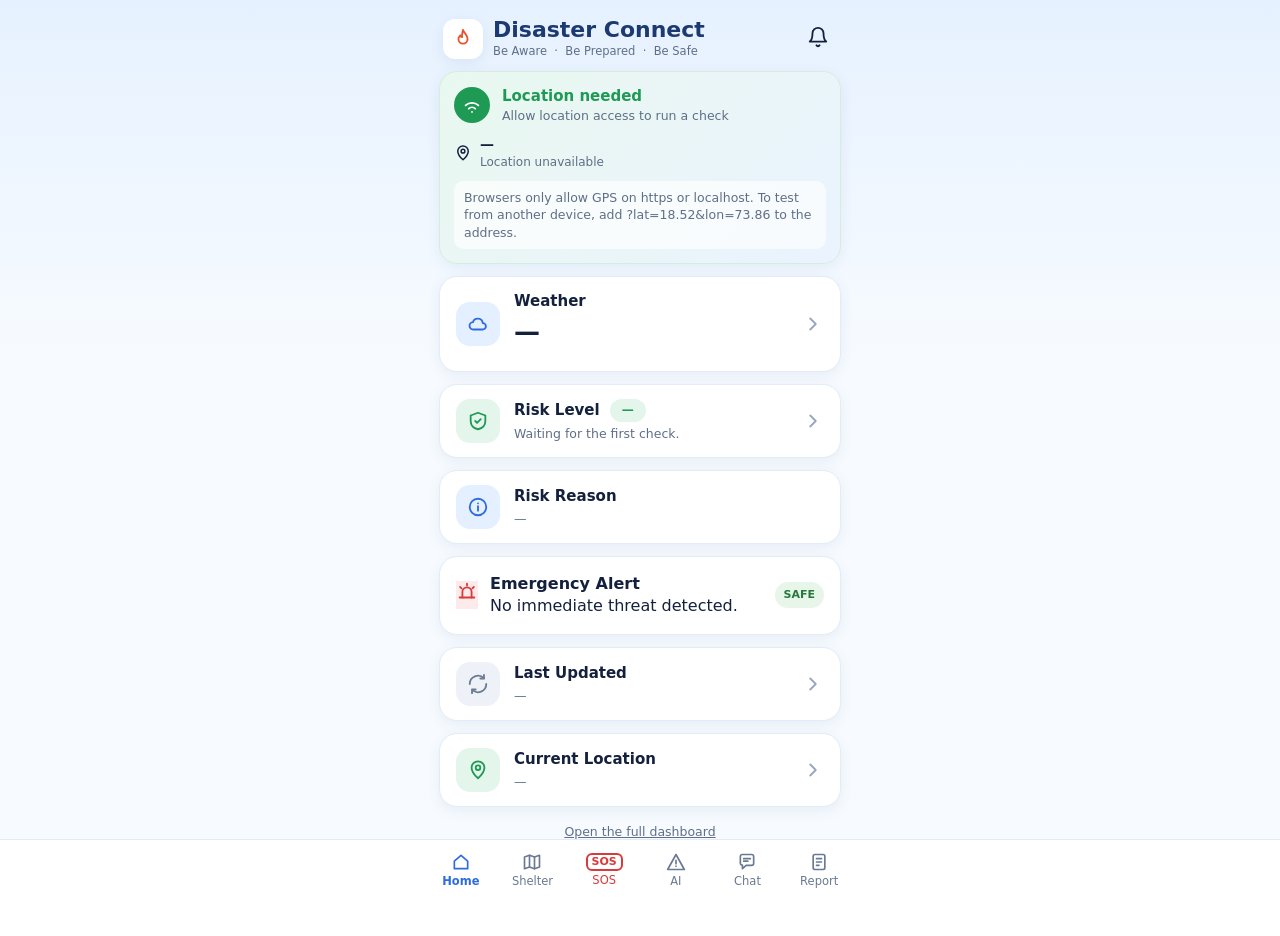
<file: frontend/index.html>
<!DOCTYPE html>
<html lang="en">
<head>
<meta charset="UTF-8" />
<meta name="viewport" content="width=device-width, initial-scale=1, viewport-fit=cover" />
<meta name="theme-color" content="#e6f1ff" />
<title>Disaster Connect</title>
<link rel="stylesheet" href="mobile.css?v=3" />
</head>
<body>

<!-- Icon sprite: inline so it works with zero internet -->
<svg width="0" height="0" style="position:absolute" aria-hidden="true">
  <symbol id="i-chev" viewBox="0 0 24 24"><path d="M9 6l6 6-6 6"/></symbol>
  <symbol id="i-bell" viewBox="0 0 24 24"><path d="M6 8a6 6 0 0 1 12 0c0 7 3 9 3 9H3s3-2 3-9"/><path d="M10.3 21a1.9 1.9 0 0 0 3.4 0"/></symbol>
  <symbol id="i-flame" viewBox="0 0 24 24"><path d="M12 2c1 3.5 5 5.5 5 10a5 5 0 0 1-10 0c0-2 1-3 2-4 .3 1.2 1 2 2 2-.5-3 .5-5.5 1-8z"/></symbol>
  <symbol id="i-wifi" viewBox="0 0 24 24"><path d="M5 12.5a10 10 0 0 1 14 0M8.5 16a5 5 0 0 1 7 0M12 19.5h.01"/></symbol>
  <symbol id="i-pin" viewBox="0 0 24 24"><path d="M12 21s7-6.2 7-11.5A7 7 0 0 0 5 9.5C5 14.8 12 21 12 21z"/><circle cx="12" cy="9.5" r="2.5"/></symbol>
  <symbol id="i-cloud" viewBox="0 0 24 24"><path d="M7 18a4 4 0 0 1-.5-8 5.5 5.5 0 0 1 10.7 1A3.5 3.5 0 0 1 17 18z"/></symbol>
  <symbol id="i-sun" viewBox="0 0 24 24"><circle cx="12" cy="12" r="4"/><path d="M12 2v2M12 20v2M4.9 4.9l1.4 1.4M17.7 17.7l1.4 1.4M2 12h2M20 12h2M4.9 19.1l1.4-1.4M17.7 6.3l1.4-1.4"/></symbol>
  <symbol id="i-rain" viewBox="0 0 24 24"><path d="M7 13a4 4 0 0 1-.5-8 5.5 5.5 0 0 1 10.7 1A3.5 3.5 0 0 1 17 13"/><path d="M8 16l-1 3M12 16l-1 3M16 16l-1 3"/></symbol>
  <symbol id="i-storm" viewBox="0 0 24 24"><path d="M7 13a4 4 0 0 1-.5-8 5.5 5.5 0 0 1 10.7 1A3.5 3.5 0 0 1 17 13"/><path d="M13 12l-3 5h4l-3 5"/></symbol>
  <symbol id="i-fog" viewBox="0 0 24 24"><path d="M4 8h16M6 12h12M4 16h16M8 20h8"/></symbol>
  <symbol id="i-snow" viewBox="0 0 24 24"><path d="M12 3v18M4.2 7.5l15.6 9M4.2 16.5l15.6-9"/></symbol>
  <symbol id="i-shield" viewBox="0 0 24 24"><path d="M12 3l8 3v6c0 5-3.5 8-8 9-4.5-1-8-4-8-9V6z"/><path d="M9 12l2 2 4-4"/></symbol>
  <symbol id="i-warn" viewBox="0 0 24 24"><path d="M12 3l10 18H2z"/><path d="M12 10v4M12 17h.01"/></symbol>
  <symbol id="i-info" viewBox="0 0 24 24"><circle cx="12" cy="12" r="9"/><path d="M12 11v5M12 8h.01"/></symbol>
  <symbol id="i-siren" viewBox="0 0 24 24"><path d="M7 18v-6a5 5 0 0 1 10 0v6"/><path d="M4 18h16M12 3v2M4.5 6.5L6 8M19.5 6.5L18 8"/></symbol>
  <symbol id="i-refresh" viewBox="0 0 24 24"><path d="M21 12a9 9 0 0 1-15.5 6.2M3 12a9 9 0 0 1 15.5-6.2"/><path d="M18.5 2v4h-4M5.5 22v-4h4"/></symbol>
  <symbol id="i-home" viewBox="0 0 24 24"><path d="M4 11l8-7 8 7v9H4z"/></symbol>
  <symbol id="i-map" viewBox="0 0 24 24"><path d="M9 4L3 6v14l6-2 6 2 6-2V4l-6 2z"/><path d="M9 4v14M15 6v14"/></symbol>
  <symbol id="i-phone" viewBox="0 0 24 24"><path d="M5 4h4l2 5-2.5 1.5a11 11 0 0 0 5 5L15 13l5 2v4a2 2 0 0 1-2 2A16 16 0 0 1 3 6a2 2 0 0 1 2-2z"/></symbol>
  <symbol id="i-chat" viewBox="0 0 24 24">
  <path d="M4 5.5A2.5 2.5 0 0 1 6.5 3h11A2.5 2.5 0 0 1 20 5.5v8A2.5 2.5 0 0 1 17.5 16H11l-4.5 4v-4.2A2.5 2.5 0 0 1 4 13.5z"/>
  <path d="M8 8h8M8 11h5"/>
  </symbol>
  <symbol id="i-report" viewBox="0 0 24 24"><rect x="5" y="3" width="14" height="18" rx="2"/><path d="M9 8h6M9 12h6M9 16h3"/></symbol>
  <symbol id="i-share" viewBox="0 0 24 24"><path d="M12 3v12M8 7l4-4 4 4M5 13v6a2 2 0 0 0 2 2h10a2 2 0 0 0 2-2v-6"/></symbol>
</svg>

<div class="app">

  <header>
    <div class="brand">
      <div class="logo"><svg class="i"><use href="#i-flame"/></svg></div>
      <div>
        <h1>Disaster Connect</h1>
        <p>Be Aware &nbsp;·&nbsp; Be Prepared &nbsp;·&nbsp; Be Safe</p>
      </div>
    </div>
    <button class="bell" id="bell" aria-label="Turn on browser alerts"><svg class="i"><use href="#i-bell"/></svg></button>
  </header>

  <main>

    <!-- ───────────── Home ───────────── -->
    <section id="view-home" class="view" aria-label="Home">

      <section class="status" id="status" aria-live="polite">
        <div class="top">
          <div class="dot"><svg class="i"><use href="#i-wifi"/></svg></div>
          <div><b id="connLabel">Connecting…</b><small id="connSub">Checking the local server</small></div>
        </div>
        <div class="loc">
          <svg class="i sm"><use href="#i-pin"/></svg>
          <div><b id="city">—</b><small id="coords">Finding your location…</small></div>
        </div>
        <p class="notice" id="notice" hidden></p>
      </section>

      <div class="card">
        <button class="row" data-toggle="weatherMore" aria-expanded="false" aria-controls="weatherMore">
          <span class="ico blue"><svg class="i" id="wxIcon"><use href="#i-cloud"/></svg></span>
          <span class="body">
            <span class="title">Weather</span>
            <span class="wx-line"><span class="temp" id="temp">—</span><span class="cond" id="cond"></span></span>
            <span class="meta"><span id="wxMeta1"></span><span id="wxMeta2"></span></span>
          </span>
          <svg class="i chev"><use href="#i-chev"/></svg>
        </button>
        <dl class="more" id="weatherMore" hidden>
          <div><dt>Water level</dt><dd id="sWater">—</dd></div>
          <div><dt>Rain gauge</dt><dd id="sRain">—</dd></div>
          <div><dt>Pressure</dt><dd id="sPressure">—</dd></div>
          <div><dt>Vibration</dt><dd id="sVibration">—</dd></div>
          <div><dt>Wind speed</dt><dd id="sWind">—</dd></div>
          <div><dt>Sea-level change</dt><dd id="sSeaLevel">—</dd></div>
        </dl>
      </div>

      <div class="card">
        <button class="row" data-toggle="riskMore" aria-expanded="false" aria-controls="riskMore">
          <span class="ico green" id="riskIco"><svg class="i"><use href="#i-shield"/></svg></span>
          <span class="body">
            <span class="title">Risk Level <span class="badge low" id="riskBadge">—</span></span>
            <span class="sub" id="riskSub">Waiting for the first check.</span>
          </span>
          <svg class="i chev"><use href="#i-chev"/></svg>
        </button>
        <dl class="more" id="riskMore" hidden>
          <div><dt>Flood</dt><dd id="floodRisk">—</dd></div>
          <div><dt>Earthquake</dt><dd id="quakeRisk">—</dd></div>
          <div><dt>Storm / thunderstorm</dt><dd id="stormRisk">—</dd></div>
          <div><dt>Tsunami</dt><dd id="tsunamiRisk">—</dd></div>
        </dl>
      </div>

      <div class="card">
        <div class="row static">
          <span class="ico blue"><svg class="i"><use href="#i-info"/></svg></span>
          <span class="body">
            <span class="title">Risk Reason</span>
            <span class="sub" id="reason">—</span>
          </span>
        </div>
      </div>

      <div class="card emergency-card" id="emergencyCard">
        <div class="emergency-header">
          <span class="ico red">
            <svg class="i">
              <use href="#i-siren"/>
            </svg>
          </span>
          <div class="body">
            <span class="title" id="alertTitle">
              Emergency Alert
            </span>
            <span class="sub" id="alertSub">
              No immediate threat detected.
            </span>
          </div>
          <span class="alert-priority" id="alertPriority">
            SAFE
          </span>
        </div>

        <div class="emergency-details" id="alertDetails" hidden>
          <div class="alert-detail">
            <span>⚠️ Risk</span>
            <strong id="alertRisk">—</strong>
          </div>

          <div class="alert-detail">
            <span>📍 Location</span>
            <strong id="alertLocation">—</strong>
          </div>

          <div class="alert-detail">
            <span>🕒 Detected</span>
            <strong id="alertTime">—</strong>
          </div>

          <div class="alert-detail">
            <span>🌐 Mode</span>
            <strong id="alertMode">—</strong>
          </div>

          <div class="alert-action">
            <strong>Recommended Action</strong>
            <p id="alertAction">—</p>
          </div>

          <div class="alert-buttons">
            <a class="btn" href="#shelter">
              🏠 Find Shelter
            </a>

            <a class="btn" href="#report">
              🔔 Alert History
            </a>
          </div>

        </div>

      </div>

      <div class="card">
        <button class="row" id="refreshRow">
          <span class="ico grey"><svg class="i"><use href="#i-refresh"/></svg></span>
          <span class="body">
            <span class="title">Last Updated</span>
            <span class="sub" id="updated">—</span>
          </span>
          <svg class="i chev"><use href="#i-chev"/></svg>
        </button>
      </div>

      <div class="card">
        <a class="row" href="#shelter">
          <span class="ico green"><svg class="i"><use href="#i-pin"/></svg></span>
          <span class="body">
            <span class="title">Current Location</span>
            <span class="sub" id="locName">—</span>
          </span>
          <svg class="i chev"><use href="#i-chev"/></svg>
        </a>
      </div>

      <p class="foot"><a href="index.html">Open the full dashboard</a></p>
    </section>

    <!-- ───────────── Shelter ───────────── -->
    <section id="view-shelter" class="view" aria-label="Shelter" hidden>
      <h2>Nearby shelters</h2>

      <p class="hint">
        Hospitals, fire and police stations, stadiums and community centres
        from OpenStreetMap. These are possible gathering points, not a
        verified official shelter list.
      </p>

      <p class="notice" id="shelterNote" hidden></p>

      <!-- Offline Route Map -->
      <div id="offlineMapContainer" class="offline-map-container" hidden>
        <div class="offline-map-header">
          <strong>Emergency Route</strong>
          <span id="routeStatus">Preparing route...</span>
        </div>

        <div id="offlineMap" class="offline-map">
          <div class="map-loading" id="mapLoading">
            Loading offline route...
          </div>
        </div>

        <div class="route-info" id="routeInfo" hidden>
          <span>📍 Your location</span>
          <span>→</span>
          <span>🏠 Shelter</span>
          <strong id="routeDistance"></strong>
        </div>
      </div>

      <div id="shelterList" class="stack"></div>
    </section>

    <!-- ───────────── SOS ───────────── -->
    <section id="view-sos" class="view" aria-label="SOS" hidden>
      <h2>Emergency help</h2>
      <a class="sos-call" href="tel:112"><svg class="i"><use href="#i-phone"/></svg><span>Call 112</span></a>
      <div id="sosList" class="stack"></div>
      <button class="btn wide" id="shareBtn"><svg class="i"><use href="#i-share"/></svg>Share my location</button>
      <p class="hint" id="sosNote" role="status"></p>
    </section>

    <!-- ───────────── Report ───────────── -->
    <section id="view-report" class="view" aria-label="Report" hidden>
      <h2>Alert history</h2>
      <p class="hint">Every alert this system has raised, newest first.</p>
      <div id="reportList" class="stack"></div>
    </section>

    <section id="view-chat" hidden>

      <div class="page-header">
        <h1>Emergency Assistant</h1>
        <p>Your Disaster Connect emergency assistant</p>
      </div>

      <div class="chat-card">

        <div class="chat-welcome">
          <div class="chat-icon"><svg class="i"><use href="#i-chat"/></svg></div>

          <div>
            <h2>How can I help?</h2>
            <p>
              Ask me what to do during a disaster or emergency.
            </p>
          </div>
        </div>

        <div id="chatMessages" class="chat-messages">
          <div class="chat-message bot">
            <div class="chat-bubble">
              Hello! I'm your Disaster Connect Emergency Assistant.
              How can I help you?
            </div>
          </div>
        </div>

        <div class="chat-quick-actions">

          <button type="button" class="chat-action">
            ⚠️ What should I do?
          </button>

        </div>

        <div class="chat-input-row">

          <input
            id="chatInput"
            type="text"
            placeholder="Type your emergency question..."
            autocomplete="off"
          />

          <button id="chatSend" type="button">
            Send
          </button>

        </div>

      </div>

    </section>

    <section id="view-prediction" class="view" aria-label="AI Prediction" hidden>
      <h2>AI prediction</h2>
      <p class="hint">A short-term sensor-trend estimate based on recent local readings. It supports flood awareness, but cannot predict earthquakes.</p>
      <p class="notice" id="predictionNote" hidden></p>

      <article class="item prediction-card">
        <h3>Flood trend <span class="tag" id="floodPredictionBadge">Loading</span></h3>
        <p id="floodPredictionText">Reading recent water and rain measurements.</p>
        <svg class="prediction-chart" id="floodPredictionChart" role="img" aria-label="Flood sensor trend chart"></svg>
      </article>

      <article class="item prediction-card">
        <h3>Seismic activity <span class="tag" id="quakePredictionBadge">Loading</span></h3>
        <p id="quakePredictionText">Reading recent vibration measurements.</p>
        <svg class="prediction-chart" id="quakePredictionChart" role="img" aria-label="Vibration trend chart"></svg>
      </article>

      <article class="item">
        <h3>Why this estimate?</h3>
        <p id="predictionWhy">The estimate will explain which sensor trend influenced it.</p>
      </article>
    </section>

  </main>
</div>

<nav aria-label="Main">
  <div class="inner">
    <a href="#home"><svg class="i"><use href="#i-home"/></svg>Home</a>
    <a href="#shelter"><svg class="i"><use href="#i-map"/></svg>Shelter</a>
    <a href="#sos" class="sos"><span class="sos-tag">SOS</span>SOS</a>
    <a href="#prediction"><svg class="i"><use href="#i-warn"/></svg>AI</a>
    <a href="#chat" aria-label="Emergency Chat"><svg class="i"><use href="#i-chat"/></svg><span>Chat</span></a>
    <a href="#report"><svg class="i"><use href="#i-report"/></svg>Report</a>
  </div>
</nav>

<script src="mobile.js?v=4"></script>
</body>
</html>
</file>
<file: frontend/mobile.css>
/* Disaster Connect — mobile home screen.
   System fonts + inline SVG only, so it renders with no internet. */
:root {
  --bg-top: #e6f1ff;
  --bg-bottom: #f7fbff;
  --card: #ffffff;
  --ink: #14213d;
  --muted: #5f6f86;
  --line: #e3ebf7;
  --blue: #2d6cdf;
  --green: #1f9a55;
  --green-soft: #e4f6ec;
  --amber: #b87407;
  --amber-soft: #fdf1da;
  --red: #d93a3a;
  --red-soft: #fdeaea;
  --shadow: 0 4px 14px rgba(40, 80, 140, .08);
}

* { box-sizing: border-box; margin: 0; padding: 0; }
[hidden] { display: none !important; }

body {
  font-family: system-ui, -apple-system, "Segoe UI", Roboto, sans-serif;
  color: var(--ink);
  background: linear-gradient(180deg, var(--bg-top), var(--bg-bottom) 40%) fixed;
  min-height: 100vh;
  line-height: 1.4;
}

a { color: inherit; }

.app {
  max-width: 430px;
  margin: 0 auto;
  padding: 14px 14px 96px;
  display: flex;
  flex-direction: column;
  gap: 12px;
}

svg.i {
  width: 22px; height: 22px; flex: none;
  fill: none; stroke: currentColor; stroke-width: 2;
  stroke-linecap: round; stroke-linejoin: round;
}
svg.i.sm { width: 18px; height: 18px; }

.view { display: flex; flex-direction: column; gap: 12px; }

/* ---- Header ---- */
header { display: flex; align-items: center; justify-content: space-between; padding: 4px 4px 0; }
.brand { display: flex; align-items: center; gap: 10px; }
.logo {
  width: 40px; height: 40px; border-radius: 12px; background: #fff;
  box-shadow: var(--shadow); display: grid; place-items: center; color: #e8542f;
}
.brand h1 { font-size: 22px; line-height: 1.1; font-weight: 800; color: #1c3a72; }
.brand p { font-size: 11.5px; color: var(--muted); }

.bell {
  position: relative; background: none; border: 0; padding: 8px;
  color: var(--ink); border-radius: 12px; cursor: pointer;
}
.bell.on { color: var(--blue); }
.bell.has-alert::after {
  content: ""; position: absolute; top: 7px; right: 8px;
  width: 9px; height: 9px; border-radius: 50%;
  background: var(--red); border: 2px solid #fff;
}

/* ---- Status banner ---- */
.status {
  border-radius: 18px; padding: 14px; display: grid; gap: 10px;
  background: linear-gradient(135deg, #e9f8ef, #eaf3ff);
  border: 1px solid #d6ecdf; box-shadow: var(--shadow);
}
.status .top { display: flex; align-items: center; gap: 12px; }
.status .dot {
  width: 36px; height: 36px; border-radius: 50%;
  background: var(--green); color: #fff; display: grid; place-items: center;
}
.status b { display: block; font-size: 15px; }
.status .top b { color: var(--green); }
.status small { display: block; color: var(--muted); font-size: 12.5px; }
.status .loc { display: flex; align-items: center; gap: 8px; }
.status .loc b { font-size: 14px; }
.status .loc small { font-size: 12px; }
.status.offline { background: linear-gradient(135deg, #fdf1da, #f4f6fa); border-color: #f0dfb8; }
.status.offline .dot { background: var(--amber); }
.status.offline .top b { color: var(--amber); }
.status.error { background: linear-gradient(135deg, #fdeaea, #f4f6fa); border-color: #f5c9c9; }
.status.error .dot { background: var(--red); }
.status.error .top b { color: var(--red); }

.notice {
  font-size: 12.5px; color: var(--muted);
  background: rgba(255, 255, 255, .7); border-radius: 10px; padding: 8px 10px;
}
.view > .notice { background: var(--card); border: 1px solid var(--line); }

/* ---- Cards / rows ---- */
.card {
  background: var(--card); border: 1px solid var(--line);
  border-radius: 18px; box-shadow: var(--shadow); overflow: hidden;
}
.row {
  width: 100%; display: flex; align-items: center; gap: 14px;
  padding: 14px 16px; background: none; border: 0; text-align: left;
  font: inherit; color: inherit; text-decoration: none; cursor: pointer;
}
.row.static { cursor: default; }
.row .ico {
  width: 44px; height: 44px; border-radius: 14px; flex: none;
  display: grid; place-items: center;
}
.row .body { flex: 1; min-width: 0; display: block; }
.row .title { display: flex; align-items: center; gap: 10px; font-weight: 700; font-size: 15px; }
.row .sub { display: block; margin-top: 3px; font-size: 12.5px; color: var(--muted); }
.row .chev { color: #98a6bd; transition: transform .15s; }
.row[aria-expanded="true"] .chev { transform: rotate(90deg); }
.row:focus-visible, nav a:focus-visible, .bell:focus-visible, .btn:focus-visible, .sos-call:focus-visible {
  outline: 3px solid var(--blue); outline-offset: 2px;
}

.ico.blue { background: #e4efff; color: var(--blue); }
.ico.green { background: var(--green-soft); color: var(--green); }
.ico.amber { background: var(--amber-soft); color: var(--amber); }
.ico.red { background: var(--red-soft); color: var(--red); }
.ico.grey { background: #eef2f8; color: #6c7c95; }

.badge { font-size: 12px; font-weight: 700; padding: 3px 12px; border-radius: 999px; background: #eef2f8; color: var(--muted); }
.badge.low { background: var(--green-soft); color: var(--green); }
.badge.medium { background: var(--amber-soft); color: var(--amber); }
.badge.high { background: var(--red-soft); color: var(--red); }

/* Weather */
.wx-line { display: block; margin-top: 2px; }
.temp { font-size: 26px; font-weight: 800; }
.cond { margin-left: 10px; font-size: 13px; color: var(--blue); }
.meta { display: flex; flex-wrap: wrap; gap: 4px 12px; margin-top: 6px; font-size: 12px; color: var(--muted); }

/* Expanded details */
.more { border-top: 1px solid var(--line); padding: 4px 16px 10px; }
.more div { display: flex; justify-content: space-between; padding: 8px 0; font-size: 13px; }
.more div + div { border-top: 1px solid var(--line); }
.more dt { color: var(--muted); }
.more dd { font-weight: 600; }

/* Emergency row when a real alert is active */
.card:has(.row.alert.active) { background: var(--red-soft); border-color: #f5c9c9; }
.row.alert .title { color: var(--red); }
.card:has(.row.alert.active) .ico.red { background: #fff; }

.foot { text-align: center; font-size: 12.5px; color: var(--muted); padding-top: 4px; }

/* ---- Secondary views ---- */
h2 { font-size: 18px; font-weight: 800; padding: 4px 4px 0; }
.hint { font-size: 12.5px; color: var(--muted); padding: 0 4px; }
.stack { display: flex; flex-direction: column; gap: 10px; }
.empty { text-align: center; color: var(--muted); font-size: 13.5px; padding: 28px 12px; }

.item {
  background: var(--card); border: 1px solid var(--line); border-radius: 16px;
  padding: 14px 16px; box-shadow: var(--shadow);
}
.item h3 { font-size: 15px; display: flex; align-items: center; gap: 8px; flex-wrap: wrap; }
.item p { font-size: 12.5px; color: var(--muted); margin-top: 3px; }
.item .actions { display: flex; gap: 8px; margin-top: 10px; }
.tag { font-size: 11.5px; font-weight: 700; padding: 2px 10px; border-radius: 999px; background: var(--green-soft); color: var(--green); }
.tag.high { background: var(--red-soft); color: var(--red); }
.prediction-card { overflow: hidden; }
.prediction-chart { display: block; width: 100%; height: 150px; margin-top: 12px; }

.btn {
  display: inline-flex; align-items: center; justify-content: center; gap: 8px;
  padding: 9px 16px; border-radius: 12px; border: 1px solid var(--blue);
  background: var(--blue); color: #fff; font: inherit; font-size: 13.5px; font-weight: 600;
  text-decoration: none; cursor: pointer;
}
.btn.ghost { background: transparent; color: var(--blue); }
.btn.wide { width: 100%; padding: 13px 16px; font-size: 15px; }

.sos-call {
  display: flex; align-items: center; justify-content: center; gap: 12px;
  padding: 22px; border-radius: 20px; background: #d93a3a; color: #fff;
  font-size: 22px; font-weight: 800; text-decoration: none;
  box-shadow: 0 8px 20px rgba(217, 58, 58, .3);
}
.sos-call svg.i { width: 28px; height: 28px; }
.number { display: flex; align-items: center; justify-content: space-between; gap: 12px; }
.number a { color: var(--blue); font-weight: 800; font-size: 18px; text-decoration: none; }

/* ---- Bottom nav ---- */
nav {
  position: fixed; left: 0; right: 0; bottom: 0; background: #fff;
  border-top: 1px solid var(--line);
  padding: 8px 0 calc(8px + env(safe-area-inset-bottom));
}

nav .inner {
  max-width: 430px;
  margin: 0 auto;
  display: grid;
  grid-template-columns: repeat(6, 1fr);
  align-items: stretch;
}

nav a {
  display: grid;
  justify-items: center;
  align-content: center;
  gap: 3px;
  min-width: 0;
  padding: 5px 2px;
  font-size: 10.5px;
  line-height: 1.1;
  color: #6a7a92;
  text-decoration: none;
}

nav a .i {
  width: 20px;
  height: 20px;
}

nav a[aria-current="page"] {
  color: var(--blue);
  font-weight: 700;
}

nav a.sos {
  color: var(--red);
}

.sos-tag {
  font-size: 10px;
  font-weight: 800;
  border: 2px solid currentColor;
  border-radius: 6px;
  padding: 1px 4px;
  line-height: 1.1;
}

nav a {
  display: grid; justify-items: center; gap: 3px; padding: 4px;
  font-size: 11.5px; color: #6a7a92; text-decoration: none;
}
nav a[aria-current="page"] { color: var(--blue); font-weight: 700; }
nav a.sos { color: var(--red); }
.sos-tag { font-size: 11px; font-weight: 800; border: 2px solid currentColor; border-radius: 6px; padding: 1px 4px; line-height: 1.1; }

/* ---- Dark mode (matches the dark dashboard) ---- */
@media (prefers-color-scheme: dark) {
  :root {
    --bg-top: #101a2c; --bg-bottom: #0b1220; --card: #16213a; --ink: #e9eefb;
    --muted: #97a6c2; --line: #24314f; --blue: #6aa2ff;
    --green: #4cd08a; --green-soft: #143626; --amber: #f0b44a; --amber-soft: #3a2d12;
    --red: #ff6b6b; --red-soft: #3a1a1e; --shadow: none;
  }
  .brand h1 { color: #cfe0ff; }
  .logo { background: #16213a; }
  .status { background: linear-gradient(135deg, #12301f, #142440); border-color: #1f4630; }
  .status.offline { background: linear-gradient(135deg, #3a2d12, #16213a); border-color: #55421c; }
  .status.error { background: linear-gradient(135deg, #3a1a1e, #16213a); border-color: #5a2a30; }
  .notice { background: rgba(0, 0, 0, .25); }
  .ico.blue { background: #1a2c52; }
  .ico.grey { background: #1e2a45; }
  .card:has(.row.alert.active) { border-color: #5a2a30; }
  .card:has(.row.alert.active) .ico.red { background: #2a1418; }
  .bell.has-alert::after { border-color: #101a2c; }
  .btn { color: #0b1220; }
  .btn.ghost { color: var(--blue); }
  nav { background: #121c33; }
}

@media (prefers-reduced-motion: no-preference) {
  .row { transition: background .1s; }
  .row:active { background: rgba(45, 108, 223, .06); }
}
/* ───────────── Offline Route Map ───────────── */

.offline-map-container {
  margin: 16px 0;
  border-radius: 16px;
  overflow: hidden;
  border: 1px solid rgba(255, 255, 255, 0.12);
  background: #111827;
}

.offline-map-header {
  display: flex;
  align-items: center;
  justify-content: space-between;
  gap: 12px;
  padding: 12px 14px;
  background: #172033;
  color: #ffffff;
}

.offline-map-header strong {
  font-size: 15px;
}

.offline-map-header span {
  font-size: 12px;
  opacity: 0.8;
}

.offline-map {
  width: 100%;
  min-height: 300px;
  position: relative;
  overflow: hidden;
  background: #dfe7d5;
}

.map-loading {
  min-height: 300px;
  display: flex;
  align-items: center;
  justify-content: center;
  padding: 20px;
  text-align: center;
  color: #263238;
  font-size: 14px;
}

.offline-route-svg {
  display: block;
  width: 100%;
  height: 320px;
}

.map-background {
  fill: #dfe7d5;
}

.offline-route-line {
  stroke: #1565c0;
  stroke-width: 7;
  stroke-linecap: round;
  stroke-linejoin: round;
}

.route-start {
  fill: #1976d2;
  stroke: #ffffff;
  stroke-width: 4;
}

.route-end {
  fill: #d32f2f;
  stroke: #ffffff;
  stroke-width: 4;
}

.route-label {
  font-size: 13px;
  font-weight: 700;
  fill: #111827;
}

.route-info {
  display: flex;
  align-items: center;
  justify-content: space-between;
  gap: 8px;
  padding: 12px 14px;
  background: #172033;
  color: #ffffff;
  font-size: 12px;
}

.route-info strong {
  margin-left: auto;
  font-size: 13px;
}

.offline-roads path {
  fill: none !important;
  stroke: #c4cbbd;
  stroke-width: 3;
  opacity: 0.9;
}

/* ------------- ENHANCED EMERGENCY ALERT --------- */

.emergency-card {
  overflow: hidden;
  transition: 0.2s ease;
}

.emergency-card.active {
  border-color: #ef4444;
  background: #fff5f5;
}

.emergency-header {
  display: flex;
  align-items: center;
  gap: 12px;
  padding: 16px;
}

.emergency-header .body {
  flex: 1;
  min-width: 0;
}

.emergency-header .title {
  display: block;
  font-weight: 800;
}

.alert-priority {
  padding: 5px 9px;
  border-radius: 999px;
  font-size: 11px;
  font-weight: 800;
  background: #e8f5e9;
  color: #237a3b;
}

.emergency-card.active .alert-priority {
  background: #fee2e2;
  color: #b91c1c;
}

.emergency-details {
  padding: 0 16px 16px;
  border-top: 1px solid #f0d5d5;
}

.alert-detail {
  display: flex;
  justify-content: space-between;
  gap: 15px;
  padding: 10px 0;
  border-bottom: 1px solid #edf0f5;
  font-size: 13px;
}

.alert-detail span {
  color: #68768a;
}

.alert-detail strong {
  text-align: right;
}

.alert-action {
  margin-top: 14px;
  padding: 12px;
  border-radius: 12px;
  background: #fff0f0;
}

.alert-action strong {
  display: block;
  margin-bottom: 5px;
  color: #a51d1d;
}

.alert-action p {
  margin: 0;
  line-height: 1.5;
  font-size: 13px;
}

.alert-buttons {
  display: flex;
  gap: 8px;
  margin-top: 14px;
}

.alert-buttons .btn {
  flex: 1;
  text-align: center;
  text-decoration: none;
}

@media (prefers-color-scheme: dark) {

  .emergency-card.active {
    background: #2a1418;
    border-color: #7f2932;
  }

  .emergency-details {
    border-top-color: #4a252a;
  }

  .alert-detail {
    border-bottom-color: #263246;
  }

  .alert-action {
    background: #351a1f;
  }

  .alert-action strong {
    color: #ff9b9b;
  }
}

/* Notification bell -> emergency alert focus */

.notification-focus {
  animation: notificationPulse 1.5s ease;
}

@keyframes notificationPulse {

  0% {
    transform: scale(1);
  }

  30% {
    transform: scale(1.02);
  }

  60% {
    transform: scale(0.99);
  }

  100% {
    transform: scale(1);
  }
}

/* ───────────── Emergency Chat ──────────────────── */

.chat-card {
  background: #ffffff;
  border-radius: 18px;
  padding: 18px;
  margin-top: 16px;
  box-shadow: 0 8px 24px rgba(0, 0, 0, 0.08);
}

.chat-welcome {
  display: flex;
  align-items: center;
  gap: 12px;
  padding-bottom: 16px;
  border-bottom: 1px solid #e5eaf1;
}

.chat-icon {
  width: 48px;
  height: 48px;
  min-width: 48px;
  border-radius: 14px;
  display: flex;
  align-items: center;
  justify-content: center;
  background: #e4efff;
  color: #2563eb;
}

.chat-icon .i {
  width: 27px;
  height: 27px;
  stroke-width: 2.2;
}

.chat-welcome h2 {
  margin: 0 0 4px;
  font-size: 18px;
}

.chat-welcome p {
  margin: 0;
  font-size: 13px;
  color: #68758a;
}

.chat-messages {
  min-height: 160px;
  max-height: 360px;
  overflow-y: auto;
  padding: 16px 0;
}

.chat-message {
  display: flex;
  margin-bottom: 12px;
}

.chat-message.bot {
  justify-content: flex-start;
}

.chat-message.user {
  justify-content: flex-end;
}

.chat-bubble {
  max-width: 82%;
  padding: 11px 14px;
  border-radius: 14px;
  background: #f1f5f9;
  font-size: 14px;
  line-height: 1.45;
}

.chat-message.user .chat-bubble {
  background: #2563eb;
  color: white;
}

.chat-quick-actions {
  display: flex;
  margin-bottom: 14px;
}

.chat-action {
  width: 100%;
  border: 1px solid #dbe3ef;
  background: #f8fafc;
  border-radius: 12px;
  padding: 12px 14px;
  font-size: 13px;
  cursor: pointer;
  text-align: left;
  color: #14213d;
}

.chat-action:hover {
  background: #eef4ff;
  border-color: #b9cef5;
}

.chat-action {
  border: 1px solid #dbe3ef;
  background: #f8fafc;
  border-radius: 12px;
  padding: 11px 8px;
  font-size: 12px;
  cursor: pointer;
  text-align: left;
}

.chat-action:hover {
  background: #eef4ff;
}

.chat-input-row {
  display: flex;
  gap: 8px;
}

.chat-input-row input {
  flex: 1;
  min-width: 0;
  border: 1px solid #dbe3ef;
  border-radius: 12px;
  padding: 12px;
  outline: none;
}

.chat-input-row button {
  border: none;
  border-radius: 12px;
  padding: 0 16px;
  background: #2563eb;
  color: white;
  cursor: pointer;
}
</file>
